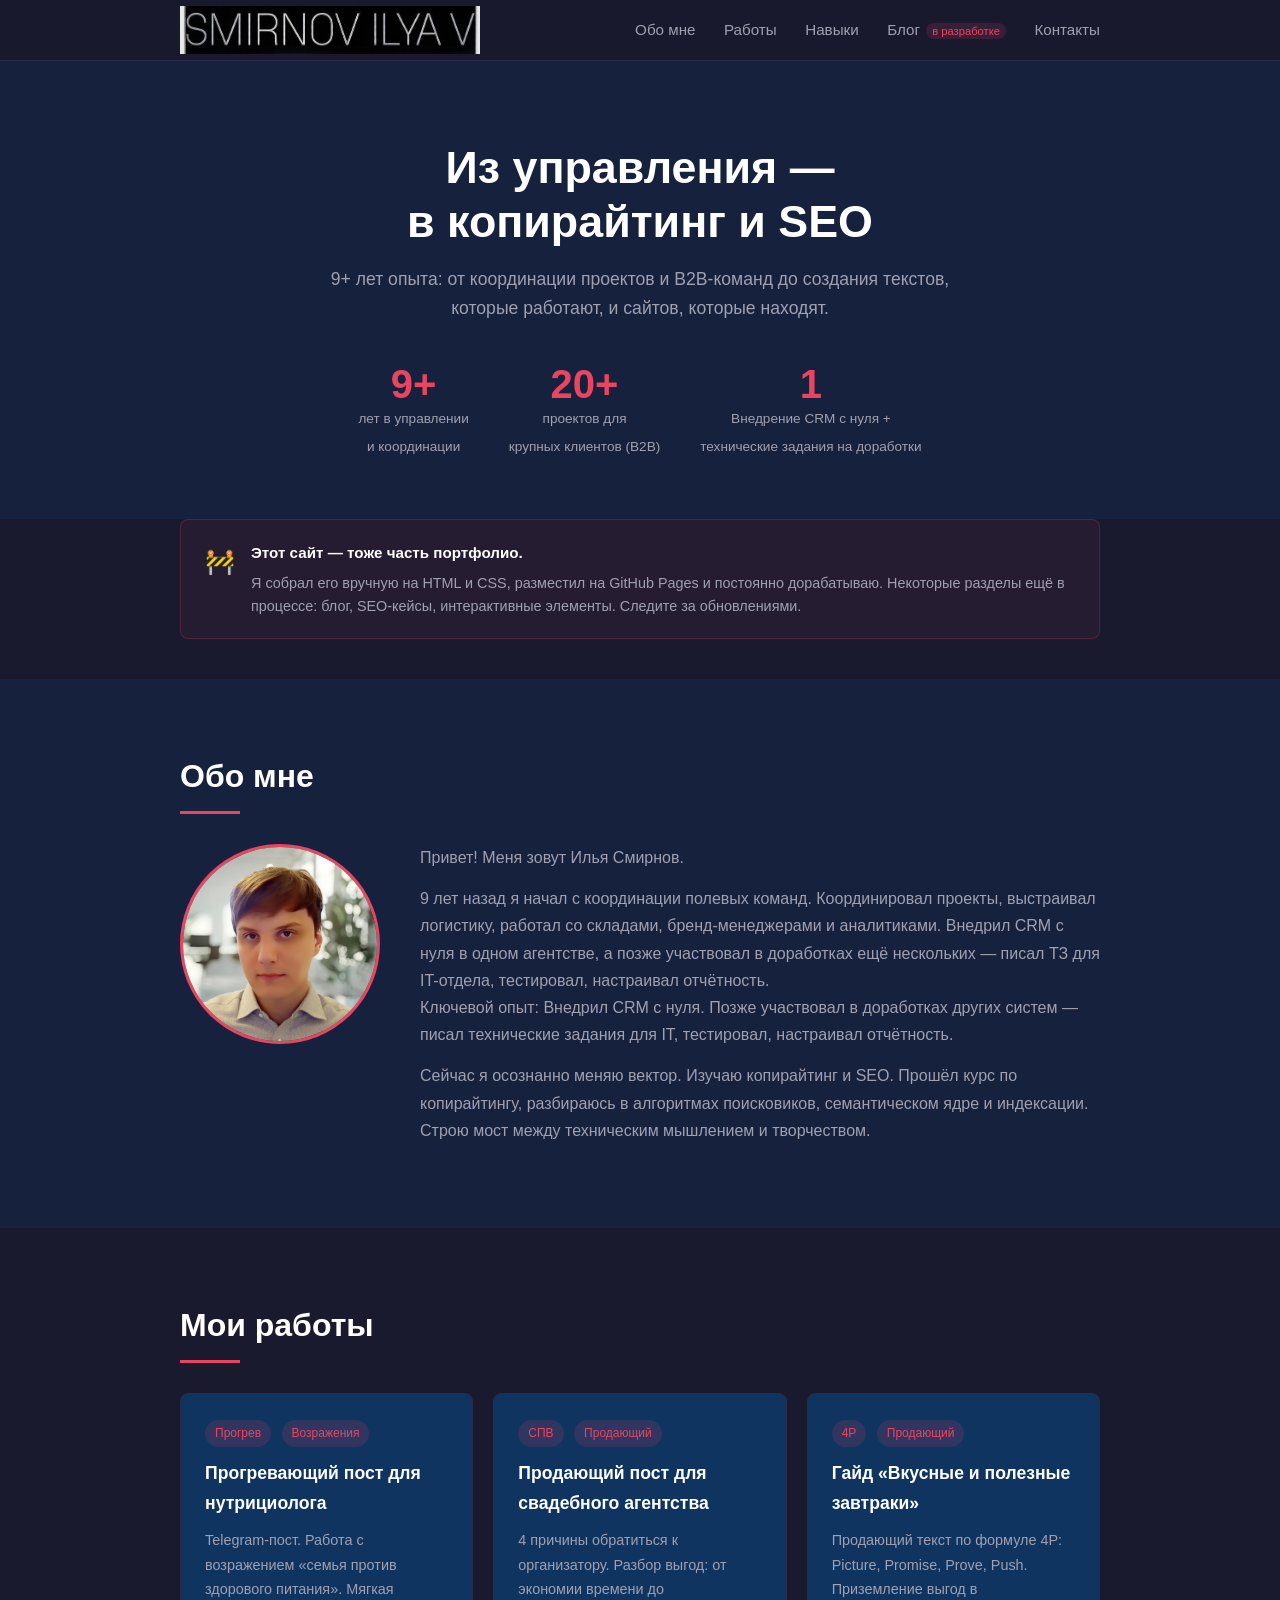
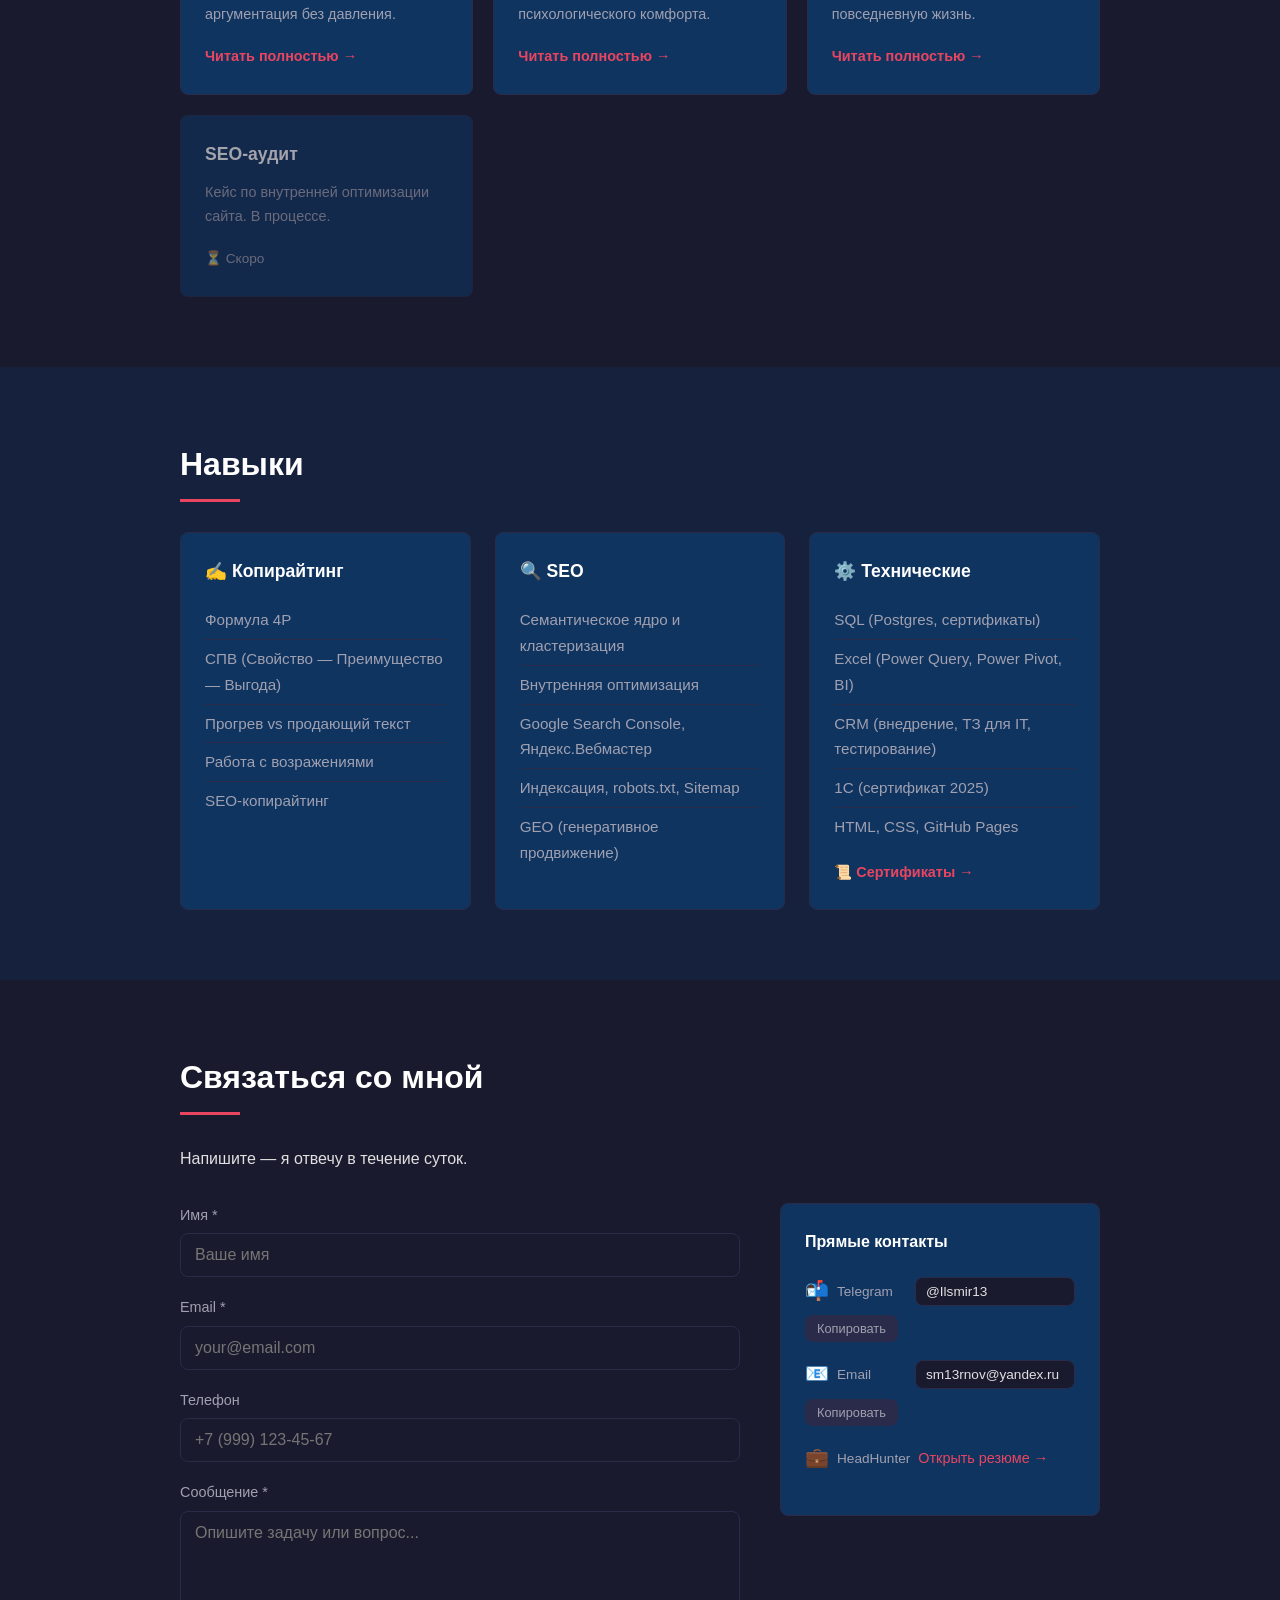
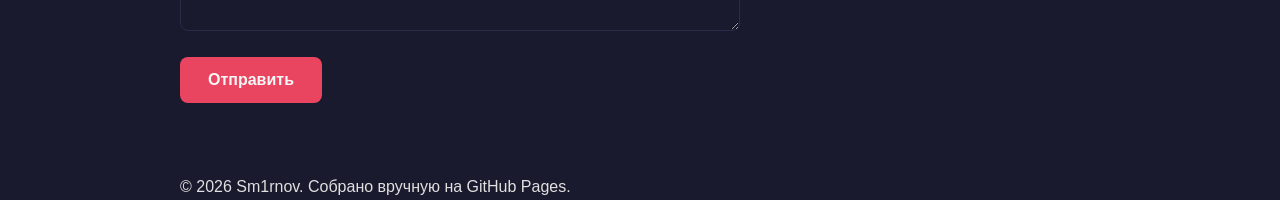
<file: index.html>
<!DOCTYPE html>
<html lang="ru">

<head>
    <link rel="icon" type="image/x-icon" href="favicon.ico">
    <meta charset="UTF-8">
    <meta name="viewport" content="width=device-width, initial-scale=1.0">
    <title>Sm1rnov — копирайтинг и SEO</title>
    <link rel="stylesheet" href="css/style.css">
</head>

<body>
    <!-- Шапка -->
    <header>
        <div class="container header-inner">
            <!-- Логотип: пока текст, потом заменишь на картинку -->
            <a href="#" class="logo">
                <img src="/Sm1rnov1.jpg" alt="Sm1rnov">

            </a>
            <nav>
                <a href=" #about">Обо мне</a>
                <a href="#works">Работы</a>
                <a href="#skills">Навыки</a>
                <a href="blog.html">Блог <span class="dev-badge">в разработке</span></a>
                <a href="#contact">Контакты</a>
            </nav>
        </div>
    </header>

    <!-- Hero -->
    <section class="hero">
        <div class="container">
            <h1>Из управления —<br>в копирайтинг и SEO</h1>
            <p class="hero-sub"> 9+ лет опыта: от координации проектов и B2B-команд до создания
                текстов, которые
                работают, и сайтов, которые находят.</p>
            <div class="hero-stats">
                <div class="stat-item">
                    <span class="stat-number">9+</span>
                    <span class="stat-label">лет в управлении
                        <br> и координации</span>
                </div>
                <div class="stat-item">
                    <span class="stat-number">20+
                    </span>
                    <span class="stat-label">проектов для
                        <br> крупных клиентов (B2B)</span>
                </div>
                <!-- <div class="stat-item">
                    <span class="stat-number">1</span>
                    <span class="stat-label">внедрение CRM</span>
                </div> -->
                <div class="stat-item">
                    <span class="stat-number">1</span>
                    <span class="stat-label">Внедрение CRM с нуля +
                        <br> технические задания на доработки</span>
                </div>
            </div>
        </div>
    </section>

    <!-- Плашка "В разработке" -->
    <section class="dev-notice">
        <div class="container">
            <div class="dev-notice-content">
                <span class="dev-notice-icon">🚧</span>
                <div>
                    <strong>Этот сайт — тоже часть портфолио.</strong>
                    <p>Я собрал его вручную на HTML и CSS, разместил на GitHub Pages и постоянно дорабатываю. Некоторые
                        разделы ещё в процессе: блог, SEO-кейсы, интерактивные элементы. Следите за обновлениями.</p>
                </div>
            </div>
        </div>
    </section>

    <!-- Обо мне -->
    <section id="about">
        <div class="container">
            <h2>Обо мне</h2>
            <div class="about-content">
                <div class="about-photo">
                    <a href="avatar.jpg" target="_blank">
                        <img src="avatar.jpg" alt="Илья Смирнов" class="about-img">
                    </a>
                </div>
                <div class="about-text">
                    <p>Привет! Меня зовут Илья Смирнов.</p>
                    <p>9 лет назад я начал с координации полевых команд. Координировал проекты, выстраивал логистику,
                        работал со складами, бренд-менеджерами и аналитиками. Внедрил CRM с нуля в одном агентстве, а
                        позже участвовал в доработках ещё нескольких — писал ТЗ для IT-отдела, тестировал, настраивал
                        отчётность.
                        <br>Ключевой опыт: Внедрил CRM с нуля. Позже участвовал в доработках других систем — писал
                        технические задания для IT, тестировал, настраивал отчётность.

                    </p>
                    <p>Сейчас я осознанно меняю вектор. Изучаю копирайтинг и SEO. Прошёл курс по копирайтингу,
                        разбираюсь в алгоритмах поисковиков, семантическом ядре и индексации. Строю мост между
                        техническим мышлением и творчеством.</p>
                </div>
            </div>
        </div>
    </section>

    <!-- Работы -->
    <section id="works">
        <div class="container">
            <h2>Мои работы</h2>
            <div class="works-grid">
                <article class="work-card">
                    <div class="work-tags">
                        <span class="tag">Прогрев</span>
                        <span class="tag">Возражения</span>
                    </div>
                    <h3>Прогревающий пост для нутрициолога</h3>
                    <p>Telegram-пост. Работа с возражением «семья против здорового питания». Мягкая аргументация без
                        давления.</p>
                    <a href="texts/nutriciolog.html" class="work-link">Читать полностью →</a>
                </article>
                <article class="work-card">
                    <div class="work-tags">
                        <span class="tag">СПВ</span>
                        <span class="tag">Продающий</span>
                    </div>
                    <h3>Продающий пост для свадебного агентства</h3>
                    <p>4 причины обратиться к организатору. Разбор выгод: от экономии времени до психологического
                        комфорта.</p>
                    <a href="texts/wedding.html" class="work-link">Читать полностью →</a>
                </article>
                <article class="work-card">
                    <div class="work-tags">
                        <span class="tag">4P</span>
                        <span class="tag">Продающий</span>
                    </div>
                    <h3>Гайд «Вкусные и полезные завтраки»</h3>
                    <p>Продающий текст по формуле 4P: Picture, Promise, Prove, Push. Приземление выгод в повседневную
                        жизнь.</p>
                    <a href="texts/breakfast.html" class="work-link">Читать полностью →</a>
                </article>
                <article class="work-card work-card--soon">
                    <h3>SEO-аудит</h3>
                    <p>Кейс по внутренней оптимизации сайта. В процессе.</p>
                    <span class="work-soon-badge">⏳ Скоро</span>
                </article>
            </div>
        </div>
    </section>

    <!-- Навыки -->
    <section id="skills">
        <div class="container">
            <h2>Навыки</h2>
            <div class="skills-grid">
                <div class="skill-category">
                    <h3>✍️ Копирайтинг</h3>
                    <ul>
                        <li>Формула 4P</li>
                        <li>СПВ (Свойство — Преимущество — Выгода)</li>
                        <li>Прогрев vs продающий текст</li>
                        <li>Работа с возражениями</li>
                        <li>SEO-копирайтинг</li>
                    </ul>
                </div>
                <div class="skill-category">
                    <h3>🔍 SEO</h3>
                    <ul>
                        <li>Семантическое ядро и кластеризация</li>
                        <li>Внутренняя оптимизация</li>
                        <li>Google Search Console, Яндекс.Вебмастер</li>
                        <li>Индексация, robots.txt, Sitemap</li>
                        <li>GEO (генеративное продвижение)</li>
                    </ul>
                </div>
                <div class="skill-category">
                    <h3>⚙️ Технические</h3>
                    <ul>
                        <li>SQL (Postgres, сертификаты)</li>
                        <li>Excel (Power Query, Power Pivot, BI)</li>
                        <li>CRM (внедрение, ТЗ для IT, тестирование)</li>
                        <li>1С (сертификат 2025)</li>
                        <li>HTML, CSS, GitHub Pages</li>
                    </ul>
                    <a href="certificates.html" class="cert-link">📜 Сертификаты →</a>
                </div>
            </div>
        </div>
    </section>

    <!-- Контакты -->
    <!-- Контакты -->
    <section id="contact">
        <div class="container">
            <h2>Связаться со мной</h2>
            <p>Напишите — я отвечу в течение суток.</p>
            <div class="contact-wrapper">
                <form class="contact-form" action="https://formspree.io/f/mojbnjqo" method="POST">
                    <div class="form-group">
                        <label for="name">Имя *</label>
                        <input type="text" id="name" name="name" placeholder="Ваше имя" required>
                    </div>
                    <div class="form-group">
                        <label for="email">Email *</label>
                        <input type="email" id="email" name="email" placeholder="your@email.com" required>
                    </div>
                    <div class="form-group">
                        <label for="phone">Телефон</label>
                        <input type="tel" id="phone" name="phone" placeholder="+7 (999) 123-45-67">
                    </div>
                    <div class="form-group">
                        <label for="message">Сообщение *</label>
                        <textarea id="message" name="message" placeholder="Опишите задачу или вопрос..."
                            required></textarea>
                    </div>
                    <button type="submit" class="btn-submit">Отправить</button>
                </form>
                <div class="contact-links">
                    <h3>Прямые контакты</h3>

                    <div class="contact-link-row">
                        <span class="contact-icon">📬</span>
                        <span class="contact-label">Telegram</span>
                        <input type="text" value="@Ilsmir13" class="copy-input" readonly>
                        <button class="copy-btn"
                            onclick="navigator.clipboard.writeText('@Ilsmir13'); this.textContent='✓'; setTimeout(() => this.textContent='Копировать', 1500)">Копировать</button>
                    </div>

                    <div class="contact-link-row">
                        <span class="contact-icon">📧</span>
                        <span class="contact-label">Email</span>
                        <input type="text" value="sm13rnov@yandex.ru" class="copy-input" readonly>
                        <button class="copy-btn"
                            onclick="navigator.clipboard.writeText('sm13rnov@yandex.ru'); this.textContent='✓'; setTimeout(() => this.textContent='Копировать', 1500)">Копировать</button>
                    </div>

                    <div class="contact-link-row">
                        <span class="contact-icon">💼</span>
                        <span class="contact-label">HeadHunter</span>
                        <a href="https://hh.ru/resume/84848c8fff104b5a920039ed1f563232484e41" target="_blank"
                            class="contact-link-item">Открыть резюме
                            →</a>
                    </div>

                    <!-- GitHub пока скрыт, раскомментируешь когда будет готов -->
                    <!--
                <div class="contact-link-row">
                    <span class="contact-icon">💻</span>
                    <span class="contact-label">GitHub</span>
                    <a href="https://github.com/Git-Smir-Work" target="_blank" class="contact-link-item">Открыть профиль →</a>
                </div>
                -->
                </div>
            </div>
        </div>
    </section>

    <!-- Подвал -->
    <footer>
        <div class="container">
            <p>© 2026 Sm1rnov. Собрано вручную на GitHub Pages.</p>
        </div>
    </footer>
    <!-- Скрипт для отправки формы без перезагрузки -->
    <script>
        const form = document.querySelector('.contact-form');
        const submitBtn = form.querySelector('.btn-submit');

        form.addEventListener('submit', async (e) => {
            e.preventDefault();
            submitBtn.textContent = 'Отправка...';
            submitBtn.disabled = true;

            const response = await fetch(form.action, {
                method: 'POST',
                body: new FormData(form),
                headers: { 'Accept': 'application/json' }
            });

            if (response.ok) {
                submitBtn.textContent = 'Отправлено!';
                submitBtn.style.background = '#27ae60';
                form.reset();
                setTimeout(() => {
                    submitBtn.textContent = 'Отправить';
                    submitBtn.style.background = '';
                    submitBtn.disabled = false;
                }, 3000);
            } else {
                submitBtn.textContent = 'Ошибка. Попробуйте позже.';
                submitBtn.style.background = '#c0392b';
                submitBtn.disabled = false;
            }
        });
    </script>
</body>

</html>
</file>
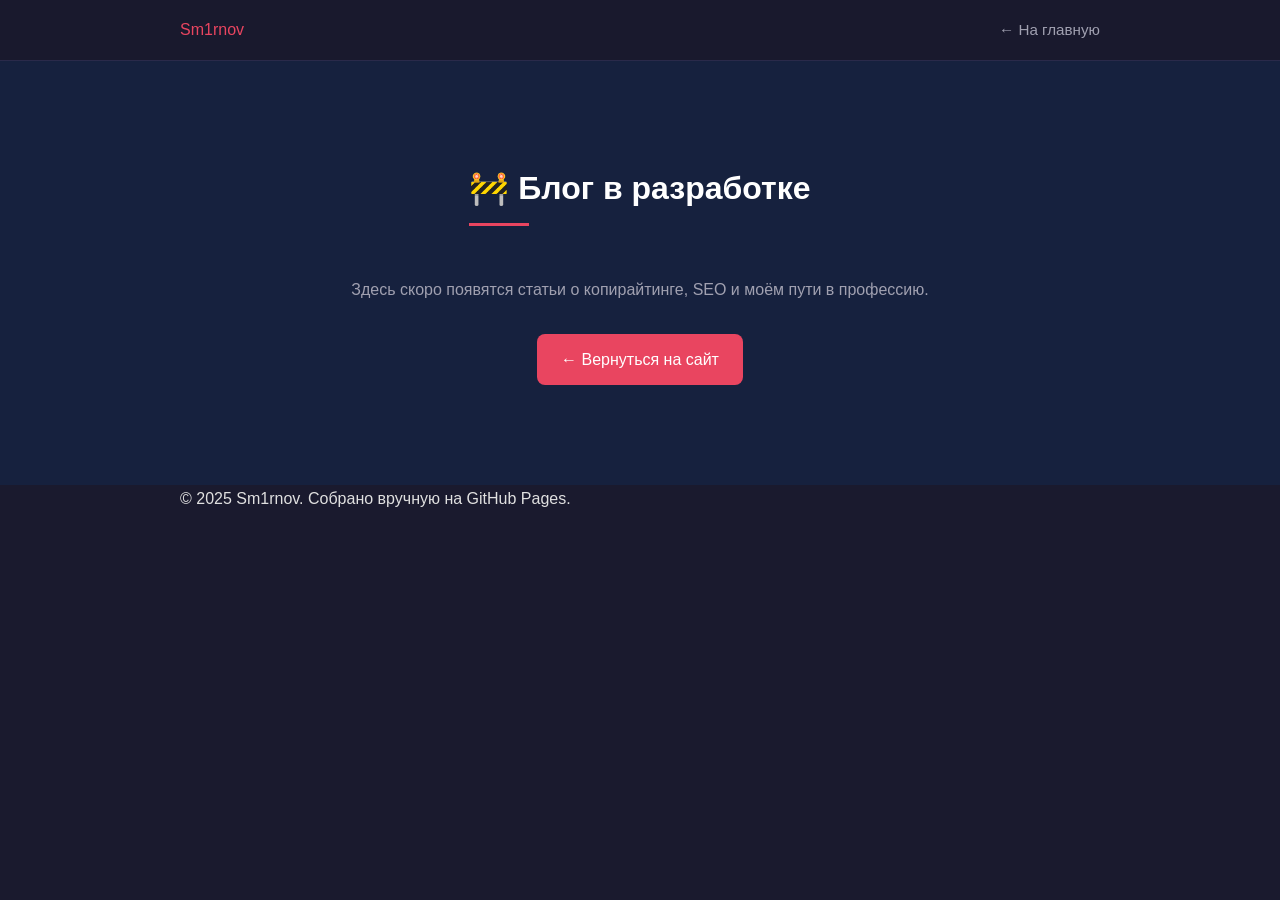
<file: blog.html>
<!DOCTYPE html>
<html lang="ru">

<head>
    <link rel="icon" type="image/x-icon" href="favicon.ico">
    <meta charset="UTF-8">
    <meta name="viewport" content="width=device-width, initial-scale=1.0">
    <title>Блог — Sm1rnov</title>
    <link rel="stylesheet" href="css/style.css">
</head>

<body>
    <header>
        <div class="container header-inner">
            <a href="index.html" class="logo">Sm1rnov</a>
            <nav>
                <a href="index.html">← На главную</a>
            </nav>
        </div>
    </header>

    <section style="text-align: center; padding: 100px 20px;">
        <h2>🚧 Блог в разработке</h2>
        <p style="color: var(--text-muted); margin-top: 20px;">Здесь скоро появятся статьи о копирайтинге, SEO и моём
            пути в профессию.</p>
        <a href="index.html"
            style="display: inline-block; margin-top: 30px; background: var(--accent); color: #fff; padding: 12px 24px; border-radius: var(--radius);">←
            Вернуться на сайт</a>
    </section>

    <footer>
        <div class="container">
            <p>© 2025 Sm1rnov. Собрано вручную на GitHub Pages.</p>
        </div>
    </footer>
</body>

</html>
</file>
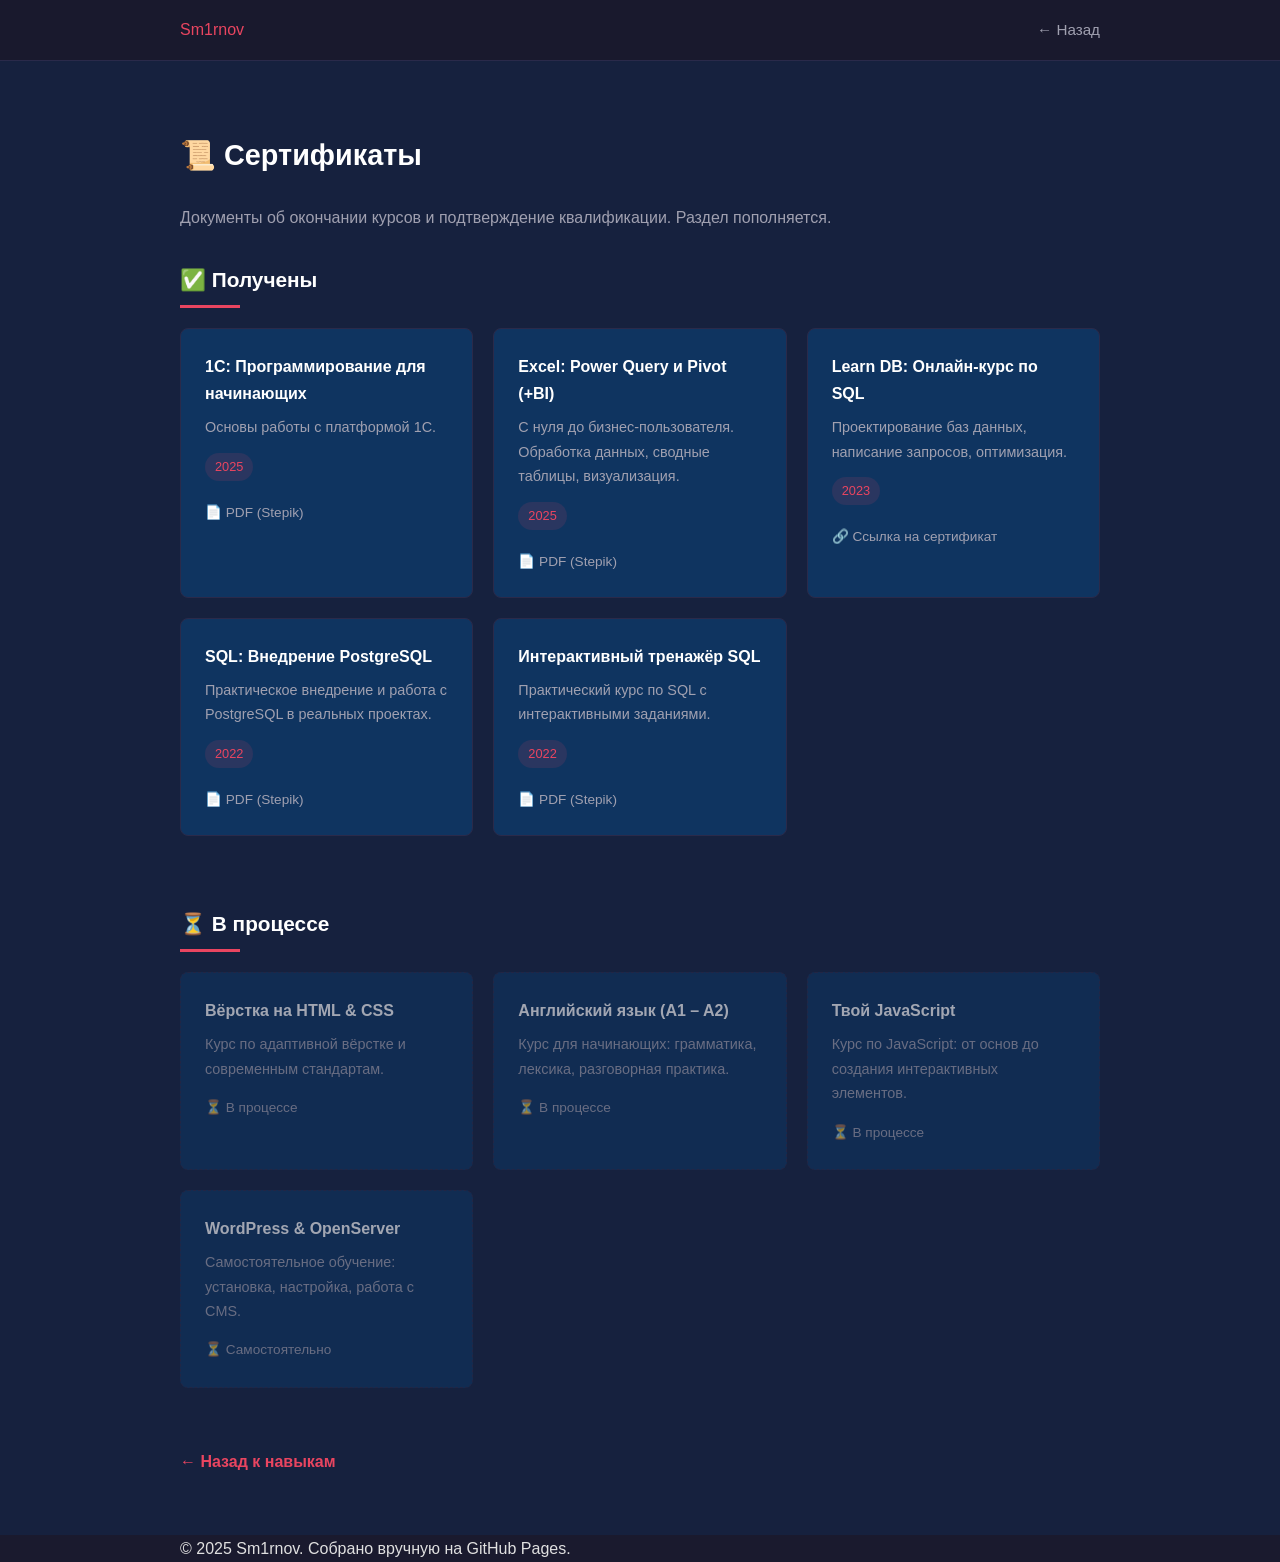
<file: certificates.html>
<!DOCTYPE html>
<html lang="ru">

<head>
    <link rel="icon" type="image/x-icon" href="favicon.ico">
    <meta charset="UTF-8">
    <meta name="viewport" content="width=device-width, initial-scale=1.0">
    <title>Сертификаты — Sm1rnov</title>
    <link rel="stylesheet" href="css/style.css">
</head>

<body>
    <header>
        <div class="container header-inner">
            <a href="index.html" class="logo">Sm1rnov</a>
            <nav>
                <a href="index.html#skills">← Назад</a>
            </nav>
        </div>
    </header>

    <section class="work-detail">
        <div class="container">
            <h1>📜 Сертификаты</h1>
            <p style="color: var(--text-muted); margin-bottom: 30px;">Документы об окончании курсов и подтверждение
                квалификации. Раздел пополняется.</p>

            <!-- Подтверждённые -->
            <h2 style="font-size: 1.3rem; margin-bottom: 20px;">✅ Получены</h2>
            <div class="certs-grid">
                <div class="cert-card">
                    <h3>1С: Программирование для начинающих</h3>
                    <p>Основы работы с платформой 1С.</p>
                    <span class="cert-year">2025</span>
                    <div class="cert-links">
                        <a href="files/1С.pdf" class="cert-link-item">📄 PDF (Stepik)</a>
                    </div>
                </div>
                <div class="cert-card">
                    <h3>Excel: Power Query и Pivot (+BI)</h3>
                    <p>С нуля до бизнес-пользователя. Обработка данных, сводные таблицы, визуализация.</p>
                    <span class="cert-year">2025</span>
                    <div class="cert-links">
                        <a href="files/PIVOT_EXCELE.pdf" class="cert-link-item">📄 PDF (Stepik)</a>
                    </div>
                </div>
                <div class="cert-card">
                    <h3>Learn DB: Онлайн-курс по SQL</h3>
                    <p>Проектирование баз данных, написание запросов, оптимизация.</p>
                    <span class="cert-year">2023</span>
                    <div class="cert-links">
                        <a href="https://learndb.ru/check-cert/cf440516-e42d-41b1-a7d8-36a0bdcb5c34"
                            class="cert-link-item">🔗 Ссылка на сертификат</a>
                    </div>
                </div>
                <div class="cert-card">
                    <h3>SQL: Внедрение PostgreSQL</h3>
                    <p>Практическое внедрение и работа с PostgreSQL в реальных проектах.</p>
                    <span class="cert-year">2022</span>
                    <div class="cert-links">
                        <a href="files/POSTGRES.pdf" class="cert-link-item">📄 PDF (Stepik)</a>
                    </div>
                </div>
                <div class="cert-card">
                    <h3>Интерактивный тренажёр SQL</h3>
                    <p>Практический курс по SQL с интерактивными заданиями.</p>
                    <span class="cert-year">2022</span>
                    <div class="cert-links">
                        <a href="files/SQL.pdf" class="cert-link-item">📄 PDF (Stepik)</a>
                    </div>
                </div>
            </div>

            <!-- В процессе -->
            <h2 style="font-size: 1.3rem; margin: 40px 0 20px;">⏳ В процессе</h2>
            <div class="certs-grid">
                <div class="cert-card cert-card--soon">
                    <h3>Вёрстка на HTML & CSS</h3>
                    <p>Курс по адаптивной вёрстке и современным стандартам.</p>
                    <span class="cert-status">⏳ В процессе</span>
                </div>
                <div class="cert-card cert-card--soon">
                    <h3>Английский язык (A1 – A2)</h3>
                    <p>Курс для начинающих: грамматика, лексика, разговорная практика.</p>
                    <span class="cert-status">⏳ В процессе</span>
                </div>
                <div class="cert-card cert-card--soon">
                    <h3>Твой JavaScript</h3>
                    <p>Курс по JavaScript: от основ до создания интерактивных элементов.</p>
                    <span class="cert-status">⏳ В процессе</span>
                </div>
                <div class="cert-card cert-card--soon">
                    <h3>WordPress & OpenServer</h3>
                    <p>Самостоятельное обучение: установка, настройка, работа с CMS.</p>
                    <span class="cert-status">⏳ Самостоятельно</span>
                </div>
            </div>

            <a href="index.html#skills" class="back-link">← Назад к навыкам</a>
        </div>
    </section>

    <footer>
        <div class="container">
            <p>© 2025 Sm1rnov. Собрано вручную на GitHub Pages.</p>
        </div>
    </footer>
</body>

</html>
</file>
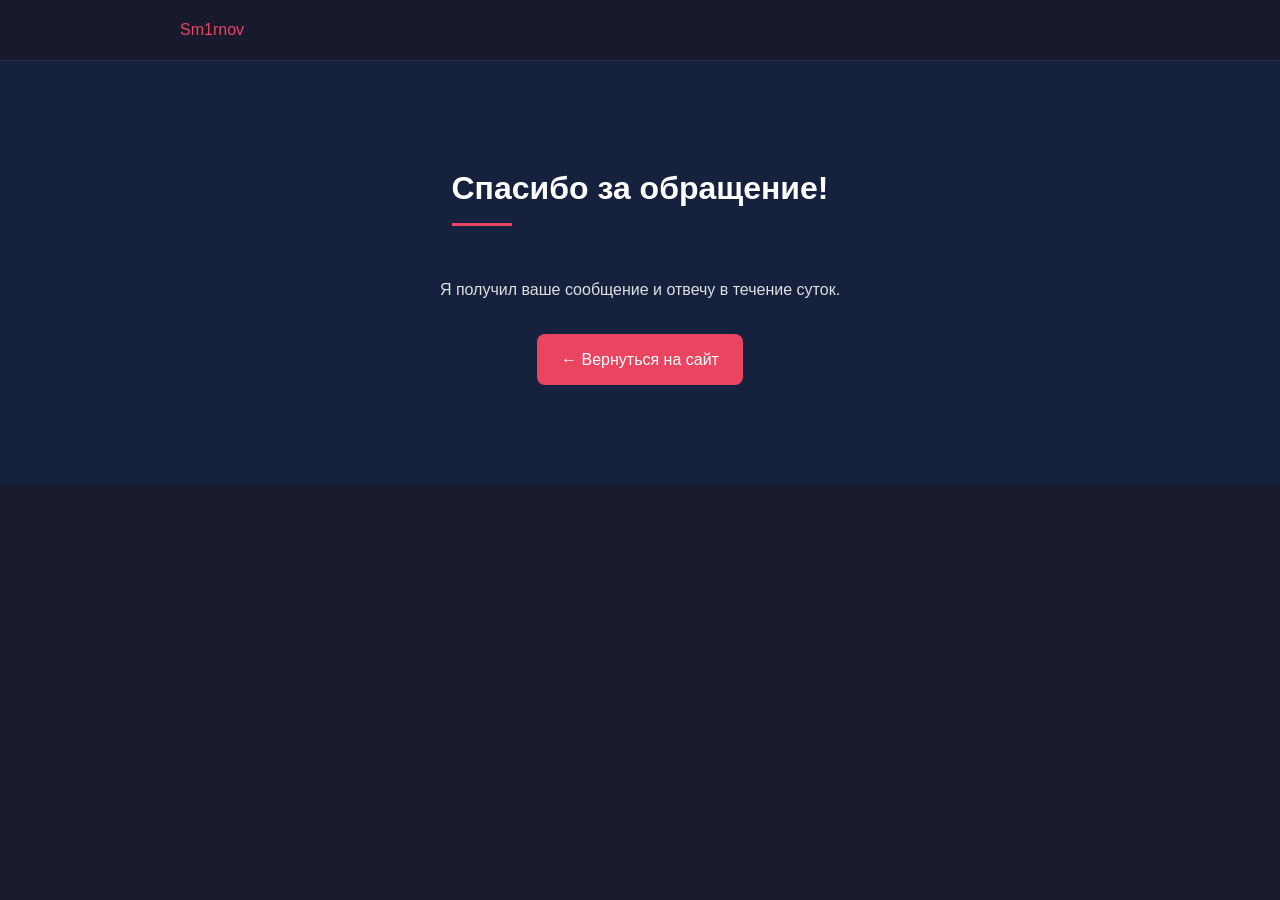
<file: thanks.html>
<!DOCTYPE html>
<html lang="ru">
<head>
    <meta charset="UTF-8">
    <meta name="viewport" content="width=device-width, initial-scale=1.0">
    <title>Спасибо! — Sm1rnov</title>
    <link rel="stylesheet" href="css/style.css">
</head>
<body>
    <header>
        <div class="container header-inner">
            <a href="index.html" class="logo">Sm1rnov</a>
        </div>
    </header>
    <section style="text-align: center; padding: 100px 20px;">
        <h2>Спасибо за обращение!</h2>
        <p style="margin-top: 20px;">Я получил ваше сообщение и отвечу в течение суток.</p>
        <a href="index.html" style="display: inline-block; margin-top: 30px; background: var(--accent); color: #fff; padding: 12px 24px; border-radius: var(--radius);">← Вернуться на сайт</a>
    </section>
</body>
</html>
</file>
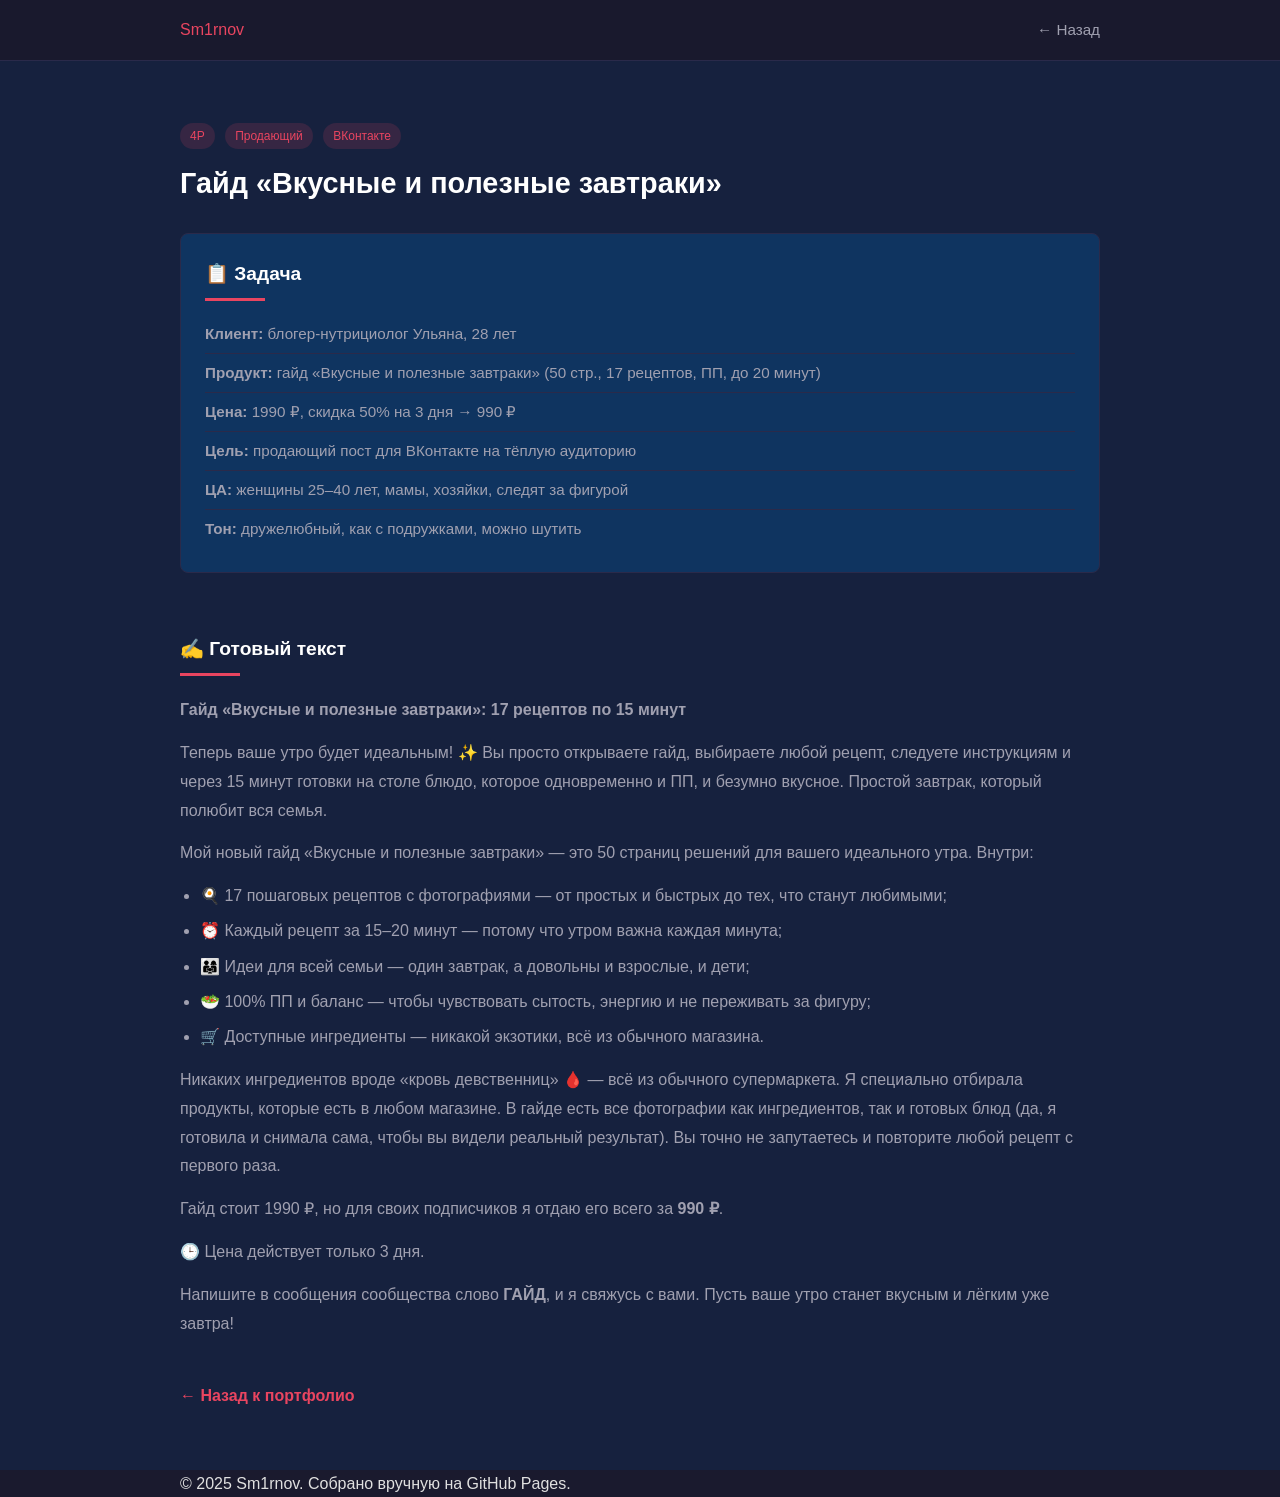
<file: texts/breakfast.html>
<!DOCTYPE html>
<html lang="ru">

<head>
    <link rel="icon" type="image/x-icon" href="favicon.ico">
    <meta charset="UTF-8">
    <meta name="viewport" content="width=device-width, initial-scale=1.0">
    <title>Гайд «Вкусные и полезные завтраки» — Sm1rnov</title>
    <link rel="stylesheet" href="../css/style.css">
</head>

<body>
    <header>
        <div class="container header-inner">
            <a href="../index.html" class="logo">Sm1rnov</a>
            <nav>
                <a href="../index.html#works">← Назад</a>
            </nav>
        </div>
    </header>

    <section class="work-detail">
        <div class="container">
            <div class="work-tags">
                <span class="tag">4P</span>
                <span class="tag">Продающий</span>
                <span class="tag">ВКонтакте</span>
            </div>
            <h1>Гайд «Вкусные и полезные завтраки»</h1>

            <div class="brief">
                <h2>📋 Задача</h2>
                <ul>
                    <li><strong>Клиент:</strong> блогер-нутрициолог Ульяна, 28 лет</li>
                    <li><strong>Продукт:</strong> гайд «Вкусные и полезные завтраки» (50 стр., 17 рецептов, ПП, до 20
                        минут)</li>
                    <li><strong>Цена:</strong> 1990 ₽, скидка 50% на 3 дня → 990 ₽</li>
                    <li><strong>Цель:</strong> продающий пост для ВКонтакте на тёплую аудиторию</li>
                    <li><strong>ЦА:</strong> женщины 25–40 лет, мамы, хозяйки, следят за фигурой</li>
                    <li><strong>Тон:</strong> дружелюбный, как с подружками, можно шутить</li>
                </ul>
            </div>

            <div class="work-result">
                <h2>✍️ Готовый текст</h2>

                <p><strong>Гайд «Вкусные и полезные завтраки»: 17 рецептов по 15 минут</strong></p>

                <p>Теперь ваше утро будет идеальным! ✨ Вы просто открываете гайд, выбираете любой рецепт, следуете
                    инструкциям и через 15 минут готовки на столе блюдо, которое одновременно и ПП, и безумно вкусное.
                    Простой завтрак, который полюбит вся семья.</p>

                <p>Мой новый гайд «Вкусные и полезные завтраки» — это 50 страниц решений для вашего идеального утра.
                    Внутри:</p>

                <ul>
                    <li>🍳 17 пошаговых рецептов с фотографиями — от простых и быстрых до тех, что станут любимыми;</li>
                    <li>⏰ Каждый рецепт за 15–20 минут — потому что утром важна каждая минута;</li>
                    <li>👨‍👩‍👧 Идеи для всей семьи — один завтрак, а довольны и взрослые, и дети;</li>
                    <li>🥗 100% ПП и баланс — чтобы чувствовать сытость, энергию и не переживать за фигуру;</li>
                    <li>🛒 Доступные ингредиенты — никакой экзотики, всё из обычного магазина.</li>
                </ul>

                <p>Никаких ингредиентов вроде «кровь девственниц» 🩸 — всё из обычного супермаркета. Я специально
                    отбирала продукты, которые есть в любом магазине. В гайде есть все фотографии как ингредиентов, так
                    и готовых блюд (да, я готовила и снимала сама, чтобы вы видели реальный результат). Вы точно не
                    запутаетесь и повторите любой рецепт с первого раза.</p>

                <p>Гайд стоит 1990 ₽, но для своих подписчиков я отдаю его всего за <strong>990 ₽</strong>.</p>

                <p>🕒 Цена действует только 3 дня.</p>

                <p>Напишите в сообщения сообщества слово <strong>ГАЙД</strong>, и я свяжусь с вами. Пусть ваше утро
                    станет вкусным и лёгким уже завтра!</p>
            </div>

            <a href="../index.html#works" class="back-link">← Назад к портфолио</a>
        </div>
    </section>

    <footer>
        <div class="container">
            <p>© 2025 Sm1rnov. Собрано вручную на GitHub Pages.</p>
        </div>
    </footer>
</body>

</html>
</file>
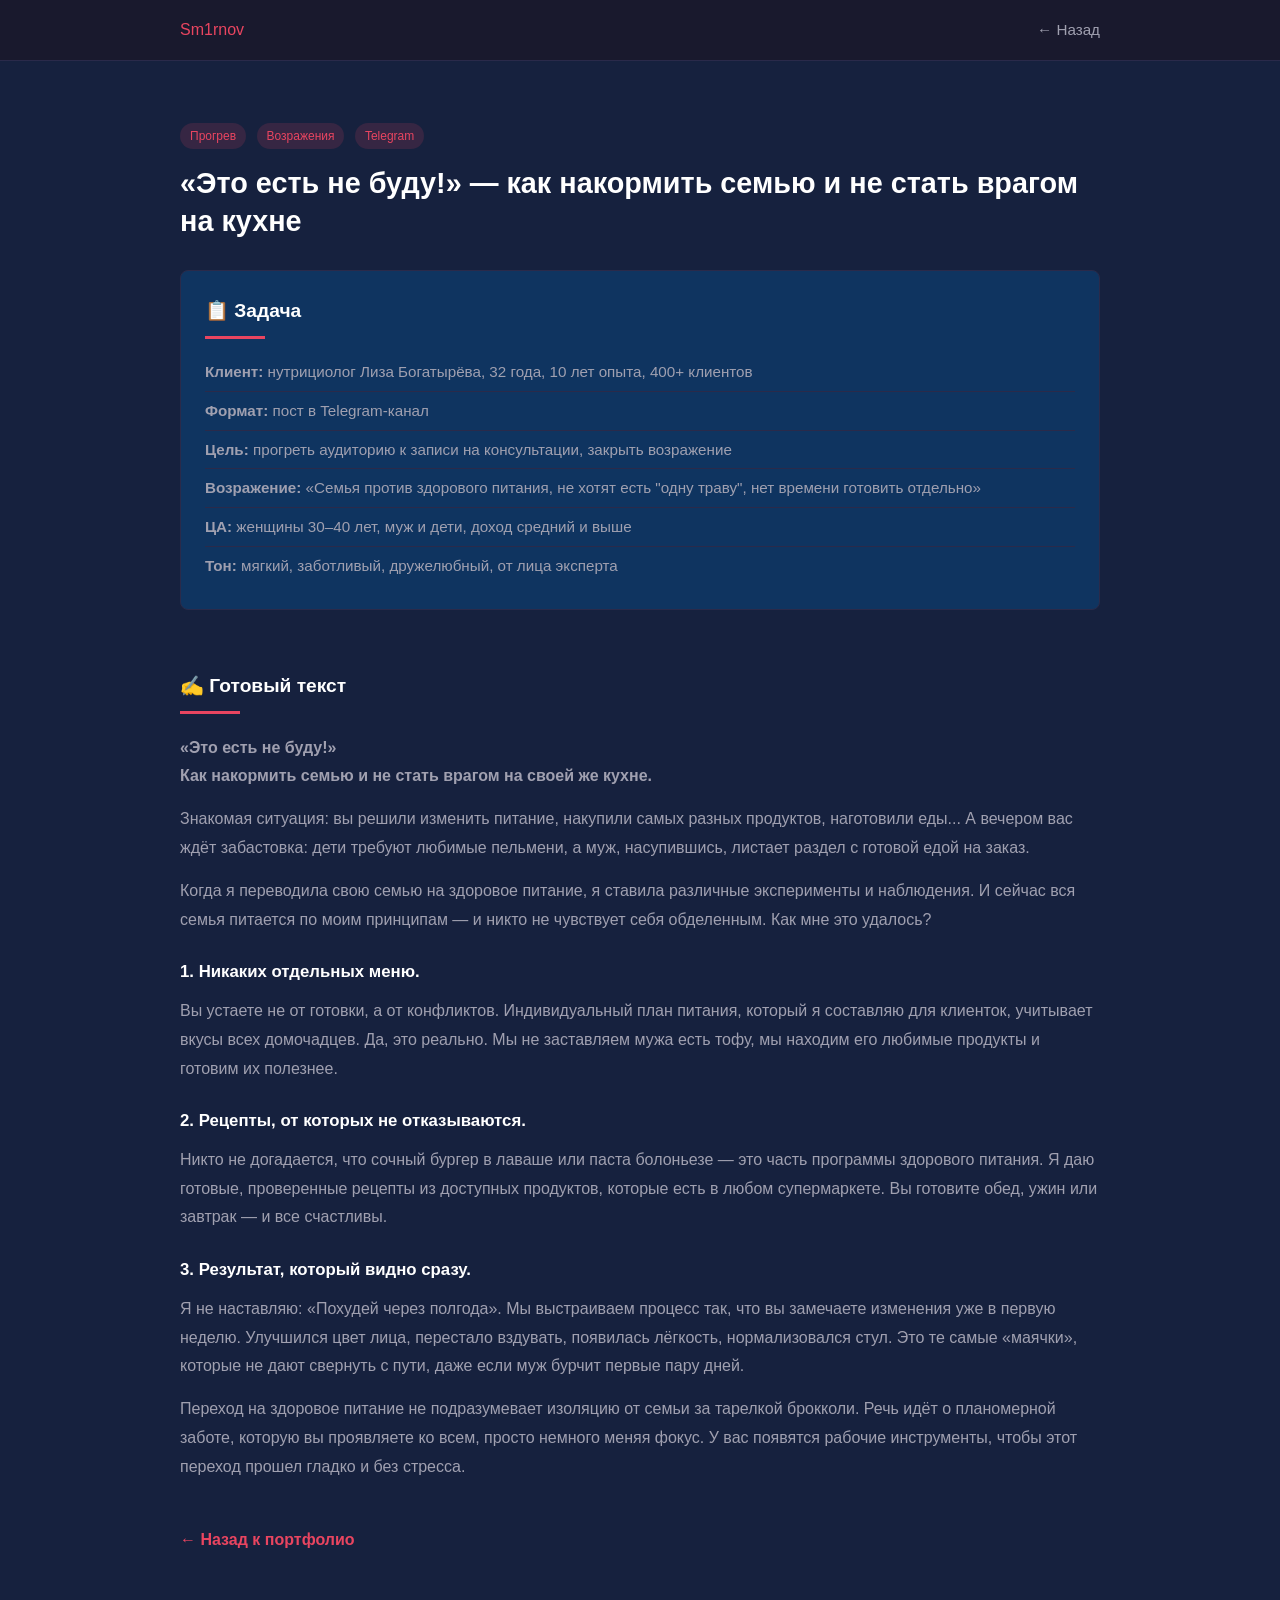
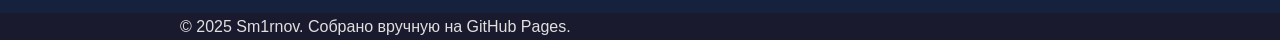
<file: texts/nutriciolog.html>
<!DOCTYPE html>
<html lang="ru">

<head>
    <link rel="icon" type="image/x-icon" href="favicon.ico">
    <meta charset="UTF-8">
    <meta name="viewport" content="width=device-width, initial-scale=1.0">
    <title>Пост для нутрициолога Лизы Богатырёвой — Sm1rnov</title>
    <link rel="stylesheet" href="../css/style.css">
</head>

<body>
    <header>
        <div class="container header-inner">
            <a href="../index.html" class="logo">Sm1rnov</a>
            <nav>
                <a href="../index.html#works">← Назад</a>
            </nav>
        </div>
    </header>

    <section class="work-detail">
        <div class="container">
            <div class="work-tags">
                <span class="tag">Прогрев</span>
                <span class="tag">Возражения</span>
                <span class="tag">Telegram</span>
            </div>
            <h1>«Это есть не буду!» — как накормить семью и не стать врагом на кухне</h1>

            <div class="brief">
                <h2>📋 Задача</h2>
                <ul>
                    <li><strong>Клиент:</strong> нутрициолог Лиза Богатырёва, 32 года, 10 лет опыта, 400+ клиентов</li>
                    <li><strong>Формат:</strong> пост в Telegram-канал</li>
                    <li><strong>Цель:</strong> прогреть аудиторию к записи на консультации, закрыть возражение</li>
                    <li><strong>Возражение:</strong> «Семья против здорового питания, не хотят есть "одну траву", нет
                        времени готовить отдельно»</li>
                    <li><strong>ЦА:</strong> женщины 30–40 лет, муж и дети, доход средний и выше</li>
                    <li><strong>Тон:</strong> мягкий, заботливый, дружелюбный, от лица эксперта</li>
                </ul>
            </div>

            <div class="work-result">
                <h2>✍️ Готовый текст</h2>

                <p><strong>«Это есть не буду!»<br>Как накормить семью и не стать врагом на своей же кухне.</strong></p>

                <p>Знакомая ситуация: вы решили изменить питание, накупили самых разных продуктов, наготовили еды... А
                    вечером вас ждёт забастовка: дети требуют любимые пельмени, а муж, насупившись, листает раздел с
                    готовой едой на заказ.</p>

                <p>Когда я переводила свою семью на здоровое питание, я ставила различные эксперименты и наблюдения. И
                    сейчас вся семья питается по моим принципам — и никто не чувствует себя обделенным. Как мне это
                    удалось?</p>

                <h3>1. Никаких отдельных меню.</h3>
                <p>Вы устаете не от готовки, а от конфликтов. Индивидуальный план питания, который я составляю для
                    клиенток, учитывает вкусы всех домочадцев. Да, это реально. Мы не заставляем мужа есть тофу, мы
                    находим его любимые продукты и готовим их полезнее.</p>

                <h3>2. Рецепты, от которых не отказываются.</h3>
                <p>Никто не догадается, что сочный бургер в лаваше или паста болоньезе — это часть программы здорового
                    питания. Я даю готовые, проверенные рецепты из доступных продуктов, которые есть в любом
                    супермаркете. Вы готовите обед, ужин или завтрак — и все счастливы.</p>

                <h3>3. Результат, который видно сразу.</h3>
                <p>Я не наставляю: «Похудей через полгода». Мы выстраиваем процесс так, что вы замечаете изменения уже в
                    первую неделю. Улучшился цвет лица, перестало вздувать, появилась лёгкость, нормализовался стул. Это
                    те самые «маячки», которые не дают свернуть с пути, даже если муж бурчит первые пару дней.</p>

                <p>Переход на здоровое питание не подразумевает изоляцию от семьи за тарелкой брокколи. Речь идёт о
                    планомерной заботе, которую вы проявляете ко всем, просто немного меняя фокус. У вас появятся
                    рабочие инструменты, чтобы этот переход прошел гладко и без стресса.</p>
            </div>

            <a href="../index.html#works" class="back-link">← Назад к портфолио</a>
        </div>
    </section>

    <footer>
        <div class="container">
            <p>© 2025 Sm1rnov. Собрано вручную на GitHub Pages.</p>
        </div>
    </footer>
</body>

</html>
</file>
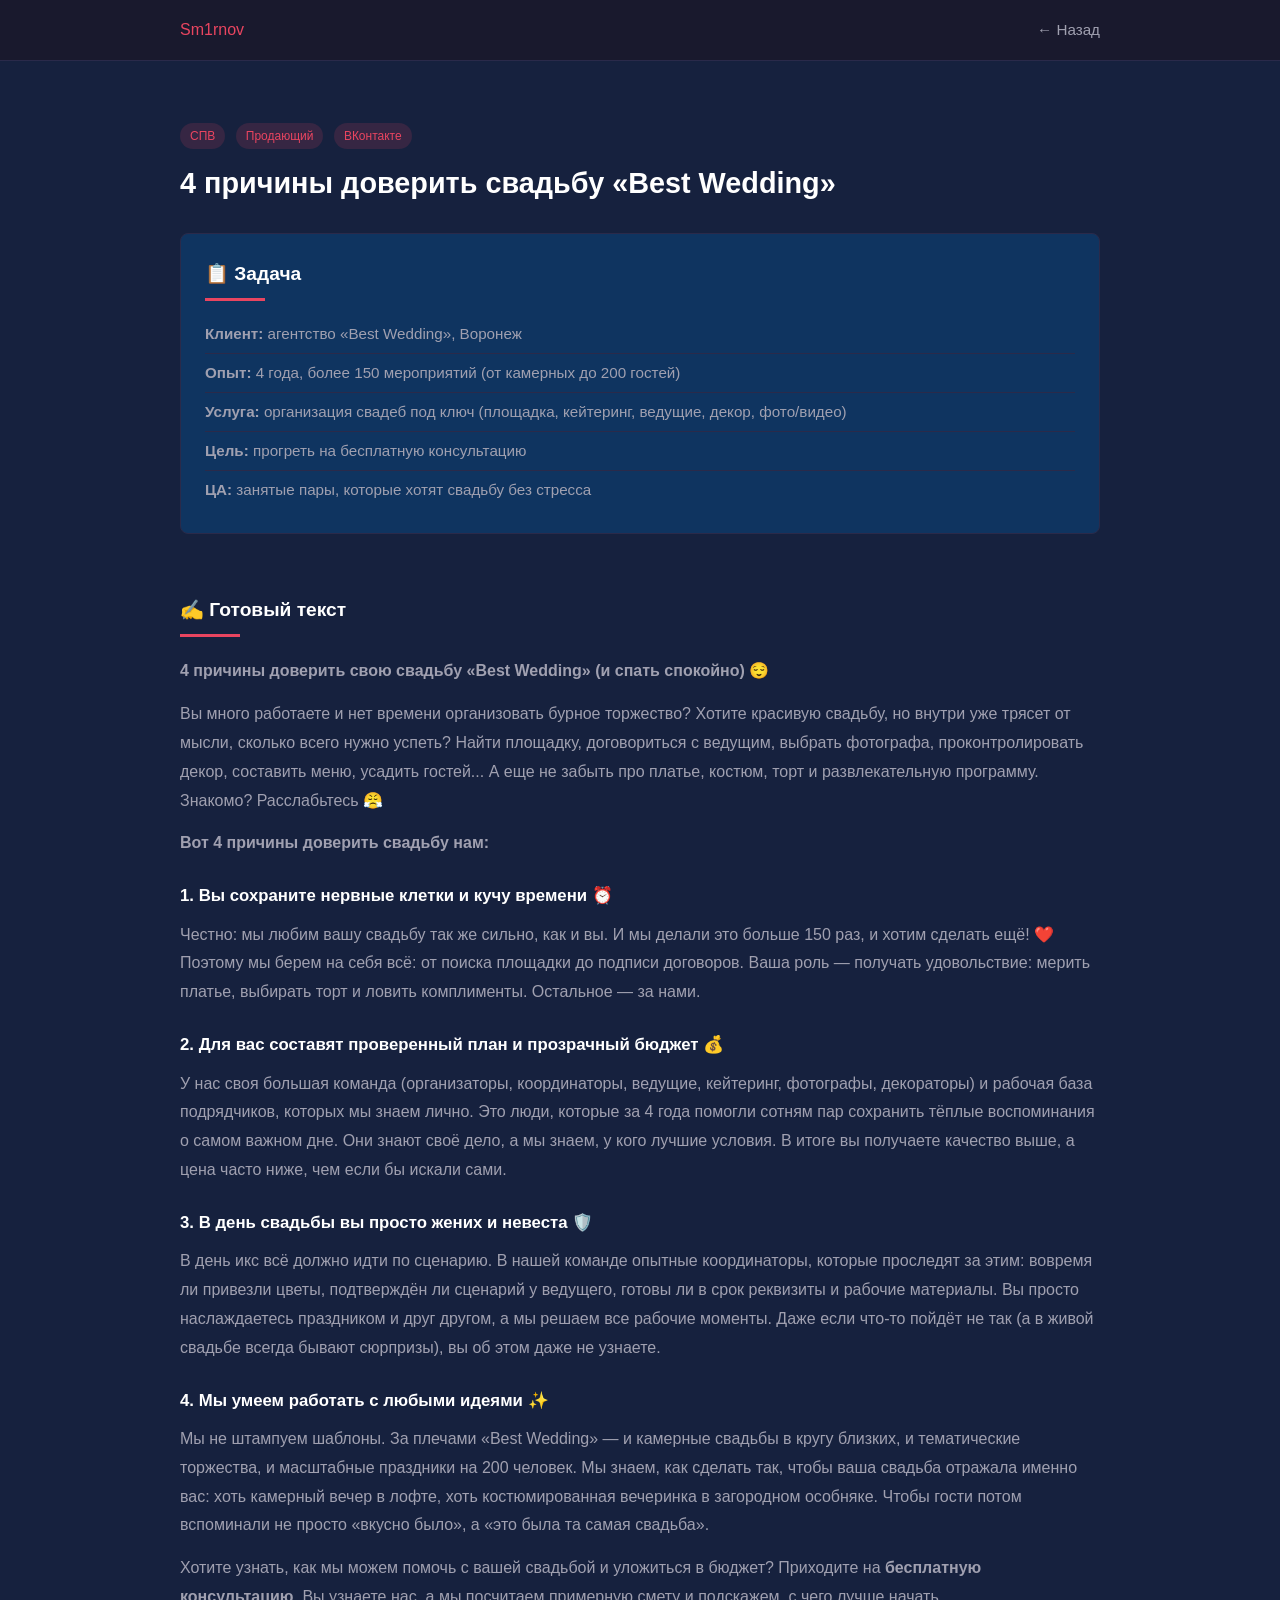
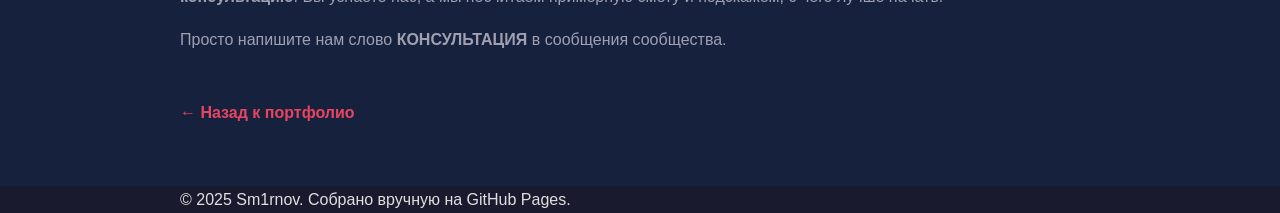
<file: texts/wedding.html>
<!DOCTYPE html>
<html lang="ru">

<head>
    <link rel="icon" type="image/x-icon" href="favicon.ico">
    <meta charset="UTF-8">
    <meta name="viewport" content="width=device-width, initial-scale=1.0">
    <title>Свадебное агентство «Best Wedding» — Sm1rnov</title>
    <link rel="stylesheet" href="../css/style.css">
</head>

<body>
    <header>
        <div class="container header-inner">
            <a href="../index.html" class="logo">Sm1rnov</a>
            <nav>
                <a href="../index.html#works">← Назад</a>
            </nav>
        </div>
    </header>

    <section class="work-detail">
        <div class="container">
            <div class="work-tags">
                <span class="tag">СПВ</span>
                <span class="tag">Продающий</span>
                <span class="tag">ВКонтакте</span>
            </div>
            <h1>4 причины доверить свадьбу «Best Wedding»</h1>

            <div class="brief">
                <h2>📋 Задача</h2>
                <ul>
                    <li><strong>Клиент:</strong> агентство «Best Wedding», Воронеж</li>
                    <li><strong>Опыт:</strong> 4 года, более 150 мероприятий (от камерных до 200 гостей)</li>
                    <li><strong>Услуга:</strong> организация свадеб под ключ (площадка, кейтеринг, ведущие, декор,
                        фото/видео)</li>
                    <li><strong>Цель:</strong> прогреть на бесплатную консультацию</li>
                    <li><strong>ЦА:</strong> занятые пары, которые хотят свадьбу без стресса</li>
                </ul>
            </div>

            <div class="work-result">
                <h2>✍️ Готовый текст</h2>

                <p><strong>4 причины доверить свою свадьбу «Best Wedding» (и спать спокойно) 😌</strong></p>

                <p>Вы много работаете и нет времени организовать бурное торжество? Хотите красивую свадьбу, но внутри
                    уже трясет от мысли, сколько всего нужно успеть? Найти площадку, договориться с ведущим, выбрать
                    фотографа, проконтролировать декор, составить меню, усадить гостей... А еще не забыть про платье,
                    костюм, торт и развлекательную программу. Знакомо? Расслабьтесь 😤</p>

                <p><strong>Вот 4 причины доверить свадьбу нам:</strong></p>

                <h3>1. Вы сохраните нервные клетки и кучу времени ⏰</h3>
                <p>Честно: мы любим вашу свадьбу так же сильно, как и вы. И мы делали это больше 150 раз, и хотим
                    сделать ещё! ❤️ Поэтому мы берем на себя всё: от поиска площадки до подписи договоров. Ваша роль —
                    получать удовольствие: мерить платье, выбирать торт и ловить комплименты. Остальное — за нами.</p>

                <h3>2. Для вас составят проверенный план и прозрачный бюджет 💰</h3>
                <p>У нас своя большая команда (организаторы, координаторы, ведущие, кейтеринг, фотографы, декораторы) и
                    рабочая база подрядчиков, которых мы знаем лично. Это люди, которые за 4 года помогли сотням пар
                    сохранить тёплые воспоминания о самом важном дне. Они знают своё дело, а мы знаем, у кого лучшие
                    условия. В итоге вы получаете качество выше, а цена часто ниже, чем если бы искали сами.</p>

                <h3>3. В день свадьбы вы просто жених и невеста 🛡️</h3>
                <p>В день икс всё должно идти по сценарию. В нашей команде опытные координаторы, которые проследят за
                    этим: вовремя ли привезли цветы, подтверждён ли сценарий у ведущего, готовы ли в срок реквизиты и
                    рабочие материалы. Вы просто наслаждаетесь праздником и друг другом, а мы решаем все рабочие
                    моменты. Даже если что-то пойдёт не так (а в живой свадьбе всегда бывают сюрпризы), вы об этом даже
                    не узнаете.</p>

                <h3>4. Мы умеем работать с любыми идеями ✨</h3>
                <p>Мы не штампуем шаблоны. За плечами «Best Wedding» — и камерные свадьбы в кругу близких, и
                    тематические торжества, и масштабные праздники на 200 человек. Мы знаем, как сделать так, чтобы ваша
                    свадьба отражала именно вас: хоть камерный вечер в лофте, хоть костюмированная вечеринка в
                    загородном особняке. Чтобы гости потом вспоминали не просто «вкусно было», а «это была та самая
                    свадьба».</p>

                <p>Хотите узнать, как мы можем помочь с вашей свадьбой и уложиться в бюджет? Приходите на
                    <strong>бесплатную консультацию</strong>. Вы узнаете нас, а мы посчитаем примерную смету и
                    подскажем, с чего лучше начать.
                </p>

                <p>Просто напишите нам слово <strong>КОНСУЛЬТАЦИЯ</strong> в сообщения сообщества.</p>
            </div>

            <a href="../index.html#works" class="back-link">← Назад к портфолио</a>
        </div>
    </section>

    <footer>
        <div class="container">
            <p>© 2025 Sm1rnov. Собрано вручную на GitHub Pages.</p>
        </div>
    </footer>
</body>

</html>
</file>
<file: css/style.css>
/* ===== Базовые настройки ===== */
* {
    margin: 0;
    padding: 0;
    box-sizing: border-box;
}

:root {
    --bg: #1a1a2e;
    --bg-light: #16213e;
    --bg-card: #0f3460;
    --text: #e0e0e0;
    --text-muted: #a0a0b0;
    --accent: #e94560;
    --accent-hover: #ff6b81;
    --border: #2a2a4a;
    --radius: 8px;
    --max-width: 960px;
}

body {
    font-family: 'Segoe UI', Arial, sans-serif;
    background-color: var(--bg);
    color: var(--text);
    line-height: 1.7;
}

.container {
    max-width: var(--max-width);
    margin: 0 auto;
    padding: 0 20px;
}

h1,
h2,
h3 {
    color: #fff;
}

h2 {
    font-size: 2rem;
    margin-bottom: 30px;
    position: relative;
    display: inline-block;
}

h2::after {
    content: '';
    display: block;
    width: 60px;
    height: 3px;
    background: var(--accent);
    margin-top: 8px;
}

a {
    color: var(--accent);
    text-decoration: none;
    transition: color 0.2s;
}

a:hover {
    color: var(--accent-hover);
}

/* ===== Шапка ===== */
header {
    background: rgba(26, 26, 46, 0.95);
    backdrop-filter: blur(10px);
    position: sticky;
    top: 0;
    z-index: 100;
    border-bottom: 1px solid var(--border);
}

.header-inner {
    display: flex;
    justify-content: space-between;
    align-items: center;
    height: 60px;
}

/* .logo {
    font-size: 1.5rem;
    font-weight: 700;
    color: #fff !important;
    letter-spacing: 1px;
} */

.logo img {
    width: 300px;
    height: 48px;
    object-fit: cover;
    display: block;
}

nav a {
    color: var(--text-muted) !important;
    margin-left: 24px;
    font-size: 0.95rem;
}

nav a:hover {
    color: #fff !important;
}

/* ===== Hero ===== */
.hero {
    padding: 80px 0 60px;
    text-align: center;
    background: linear-gradient(135deg, var(--bg) 0%, var(--bg-light) 100%);
}

.hero h1 {
    font-size: 2.8rem;
    line-height: 1.2;
    margin-bottom: 16px;
}

.hero-sub {
    color: var(--text-muted);
    max-width: 650px;
    margin: 0 auto 40px;
    font-size: 1.1rem;
}

.hero-stats {
    display: flex;
    justify-content: center;
    gap: 40px;
    flex-wrap: wrap;
}

.stat-item {
    text-align: center;
}

.stat-number {
    display: block;
    font-size: 2.5rem;
    font-weight: 700;
    color: var(--accent);
    line-height: 1;
}

.stat-label {
    font-size: 0.85rem;
    color: var(--text-muted);
}

/* ===== Общие секции ===== */
section {
    padding: 70px 0;
}

section:nth-child(even) {
    background: var(--bg-light);
}

/* ===== Обо мне ===== */
.about-content {
    display: flex;
    gap: 40px;
    align-items: flex-start;
}

/* Фото в разделе "Обо мне" */


/* .photo-placeholder {
    width: 150px;
    height: 150px;
    border-radius: 50%;
    border: 3px solid var(--accent);
    display: flex;
    align-items: center;
    justify-content: center;
    color: var(--text-muted);
    font-size: 0.9rem;
    background: var(--bg-card);
} */





.about-text p {
    margin-bottom: 14px;
    color: var(--text-muted);
}

/* ===== Работы ===== */
.works-grid {
    display: grid;
    grid-template-columns: repeat(auto-fill, minmax(280px, 1fr));
    gap: 20px;
}

.work-card {
    background: var(--bg-card);
    border-radius: var(--radius);
    padding: 24px;
    border: 1px solid var(--border);
    transition: transform 0.2s, border-color 0.2s;
}

.work-card:hover {
    transform: translateY(-4px);
    border-color: var(--accent);
}

.work-tags {
    margin-bottom: 12px;
}

.tag {
    display: inline-block;
    background: rgba(233, 69, 96, 0.15);
    color: var(--accent);
    font-size: 0.75rem;
    padding: 3px 10px;
    border-radius: 20px;
    margin-right: 6px;
}

.work-card h3 {
    margin-bottom: 10px;
    font-size: 1.1rem;
}

.work-card p {
    color: var(--text-muted);
    font-size: 0.9rem;
    margin-bottom: 16px;
}

.work-link {
    font-weight: 600;
    font-size: 0.9rem;
}

.work-card--soon {
    opacity: 0.6;
    border-style: dashed;
}

.work-soon-badge {
    color: var(--text-muted);
    font-size: 0.85rem;
}

/* ===== Навыки ===== */
.skills-grid {
    display: grid;
    grid-template-columns: repeat(auto-fill, minmax(260px, 1fr));
    gap: 24px;
}

.skill-category {
    background: var(--bg-card);
    border-radius: var(--radius);
    padding: 24px;
    border: 1px solid var(--border);
}

.skill-category h3 {
    margin-bottom: 14px;
    font-size: 1.1rem;
}

.skill-category ul {
    list-style: none;
}

.skill-category li {
    padding: 6px 0;
    color: var(--text-muted);
    font-size: 0.95rem;
    border-bottom: 1px solid var(--border);
}

.skill-category li:last-child {
    border-bottom: none;
}

.cert-link {
    display: inline-block;
    margin-top: 14px;
    font-weight: 600;
    font-size: 0.9rem;
}

/* ===== Контакты ===== */
.contact-wrapper {
    display: grid;
    grid-template-columns: 1fr 320px;
    gap: 40px;
    margin-top: 30px;
}

.contact-form {
    display: flex;
    flex-direction: column;
    gap: 18px;
}

.form-group label {
    display: block;
    margin-bottom: 6px;
    font-size: 0.9rem;
    color: var(--text-muted);
}

.form-group input,
.form-group textarea {
    width: 100%;
    padding: 12px 14px;
    background: var(--bg);
    border: 1px solid var(--border);
    border-radius: var(--radius);
    color: var(--text);
    font-size: 1rem;
    font-family: inherit;
    transition: border-color 0.2s;
}

.form-group input:focus,
.form-group textarea:focus {
    outline: none;
    border-color: var(--accent);
}

.form-group textarea {
    min-height: 120px;
    resize: vertical;
}

.btn-submit {
    background: var(--accent);
    color: #f7f7f7;
    border: none;
    padding: 14px 28px;
    border-radius: var(--radius);
    font-size: 1rem;
    font-weight: 600;
    cursor: pointer;
    transition: background 0.2s;
    align-self: flex-start;
}

.btn-submit:hover {
    background: var(--accent-hover);
}

.contact-links {
    background: var(--bg-card);
    border-radius: var(--radius);
    padding: 24px;
    border: 1px solid var(--border);
    height: fit-content;
}

.contact-links h3 {
    margin-bottom: 20px;
    font-size: 1rem;
}

.contact-link-row {
    display: flex;
    align-items: center;
    gap: 8px;
    margin-bottom: 16px;
    flex-wrap: wrap;
}

.contact-icon {
    font-size: 1.2rem;
    flex-shrink: 0;
}

.contact-label {
    color: var(--text-muted);
    font-size: 0.85rem;
    min-width: 70px;
}

.copy-input {
    background: var(--bg);
    border: 1px solid var(--border);
    color: var(--text);
    padding: 6px 10px;
    border-radius: var(--radius);
    font-size: 0.85rem;
    width: 160px;
    font-family: inherit;
}

.copy-btn {
    background: var(--border);
    color: var(--text-muted);
    border: none;
    padding: 6px 12px;
    border-radius: var(--radius);
    font-size: 0.8rem;
    cursor: pointer;
    transition: background 0.2s, color 0.2s;
    font-family: inherit;
}

.copy-btn:hover {
    background: var(--accent);
    color: #fff;
}

.contact-link-item {
    color: var(--accent) !important;
    font-size: 0.9rem;
}

.contact-link-item:hover {
    color: var(--accent-hover) !important;
}

@media (max-width: 768px) {
    .contact-wrapper {
        grid-template-columns: 1fr;
    }
}

/* ===== Адаптив ===== */
@media (max-width: 768px) {

    /* Шапка — вертикально */
    .header-inner {
        flex-direction: column;
        height: auto;
        padding: 12px 20px;
        gap: 10px;
    }

    .logo {
        font-size: 1.3rem;
    }

    nav {
        display: flex;
        flex-wrap: wrap;
        justify-content: center;
        gap: 6px;
    }

    nav a {
        margin-left: 0;
        font-size: 0.82rem;
        padding: 4px 8px;
        background: var(--bg-card);
        border-radius: var(--radius);
    }

    nav a:hover {
        background: var(--accent);
        color: #fff !important;
    }

    /* Hero */
    .hero {
        padding: 50px 0 40px;
    }

    .hero h1 {
        font-size: 1.8rem;
    }

    .hero-sub {
        font-size: 1rem;
    }

    .hero-stats {
        gap: 16px;
    }

    .stat-item {
        min-width: 60px;
    }

    .stat-number {
        font-size: 1.5rem;
    }

    /* Обо мне */
    .about-content {
        flex-direction: column;
        align-items: center;
        text-align: center;
    }

    .about-img {
        width: 140px !important;
        height: 140px !important;
        max-width: 140px !important;
    }

    /* Секции */
    section {
        padding: 50px 0;
    }

    h2 {
        font-size: 1.5rem;
    }

    /* Работы */
    .works-grid {
        grid-template-columns: 1fr;
    }

    /* Навыки */
    .skills-grid {
        grid-template-columns: 1fr;
    }

    /* Контакты */
    .contact-wrapper {
        grid-template-columns: 1fr;
    }

    .contact-link-row {
        flex-direction: column;
        align-items: flex-start;
        gap: 6px;
    }

    .copy-input {
        width: 100%;
    }

    /* Сертификаты */
    .certs-grid {
        grid-template-columns: 1fr;
    }

    /* Плашка разработки */
    .dev-notice-content {
        flex-direction: column;
        text-align: center;
    }

    /* Пометка "в разработке" в меню */
    .dev-badge {
        font-size: 0.65rem;
        padding: 1px 5px;
    }
}

/* ===== Страницы работ ===== */
.work-detail {
    padding: 60px 0;
}

.work-detail h1 {
    font-size: 1.8rem;
    margin: 16px 0 30px;
    line-height: 1.3;
}

.brief {
    background: var(--bg-card);
    border: 1px solid var(--border);
    border-radius: var(--radius);
    padding: 24px;
    margin-bottom: 30px;
}

.brief h2 {
    font-size: 1.2rem;
    margin-bottom: 14px;
}

.brief ul {
    list-style: none;
    padding: 0;
}

.brief li {
    padding: 6px 0;
    color: var(--text-muted);
    font-size: 0.95rem;
    border-bottom: 1px solid var(--border);
}

.brief li:last-child {
    border-bottom: none;
}

.work-result h2 {
    font-size: 1.2rem;
    margin: 30px 0 20px;
}

.work-result h3 {
    font-size: 1.05rem;
    margin: 24px 0 10px;
    color: #fff;
}

.work-result p {
    margin-bottom: 14px;
    color: var(--text-muted);
    line-height: 1.8;
}

.work-result ul {
    margin-bottom: 16px;
    padding-left: 20px;
}

.work-result li {
    color: var(--text-muted);
    margin-bottom: 8px;
    line-height: 1.7;
}

.back-link {
    display: inline-block;
    margin-top: 30px;
    font-weight: 600;
    font-size: 1rem;
}

/* ===== Фото в разделе "Обо мне" ===== */
.about-photo {
    flex-shrink: 0;
}

.about-img {
    width: 200px;
    height: 200px;
    border-radius: 50%;
    object-fit: cover;
    border: 3px solid #e94560;
    display: block;
    cursor: pointer;
    transition: opacity 0.2s ease;
}

.about-img:hover {
    opacity: 0.75;
}

/* ===== Сертификаты ===== */
.certs-grid {
    display: grid;
    grid-template-columns: repeat(auto-fill, minmax(260px, 1fr));
    gap: 20px;
    margin-bottom: 30px;
}

.cert-card {
    background: var(--bg-card);
    border-radius: var(--radius);
    padding: 24px;
    border: 1px solid var(--border);
}

.cert-card h3 {
    font-size: 1rem;
    margin-bottom: 8px;
}

.cert-card p {
    color: var(--text-muted);
    font-size: 0.9rem;
    margin-bottom: 12px;
}

.cert-year {
    display: inline-block;
    background: rgba(233, 69, 96, 0.12);
    color: var(--accent);
    font-size: 0.8rem;
    padding: 3px 10px;
    border-radius: 20px;
    margin-bottom: 12px;
}

.cert-links {
    display: flex;
    gap: 12px;
    margin-top: 8px;
}

.cert-link-item {
    font-size: 0.85rem;
    color: var(--text-muted) !important;
    text-decoration: none;
    transition: color 0.2s;
}

.cert-link-item:hover {
    color: #fff !important;
}

.cert-status {
    font-size: 0.85rem;
    color: var(--text-muted);
}

.cert-card--soon {
    opacity: 0.6;
    border-style: dashed;
}

/* Пометка "в разработке" в меню */
.dev-badge {
    font-size: 0.7rem;
    background: rgba(233, 69, 96, 0.15);
    color: var(--accent);
    padding: 2px 6px;
    border-radius: 10px;
    margin-left: 2px;
    vertical-align: middle;
}

/* ===== Плашка "В разработке" ===== */
.dev-notice {
    padding: 0 0 40px;
}

.dev-notice-content {
    display: flex;
    align-items: flex-start;
    gap: 16px;
    background: rgba(233, 69, 96, 0.06);
    border: 1px solid rgba(233, 69, 96, 0.2);
    border-radius: var(--radius);
    padding: 20px 24px;
}

.dev-notice-icon {
    font-size: 1.5rem;
    flex-shrink: 0;
    margin-top: 2px;
}

.dev-notice-content strong {
    display: block;
    margin-bottom: 6px;
    color: #fff;
    font-size: 0.95rem;
}

.dev-notice-content p {
    color: var(--text-muted);
    font-size: 0.9rem;
    line-height: 1.6;
    margin: 0;
}
</file>
